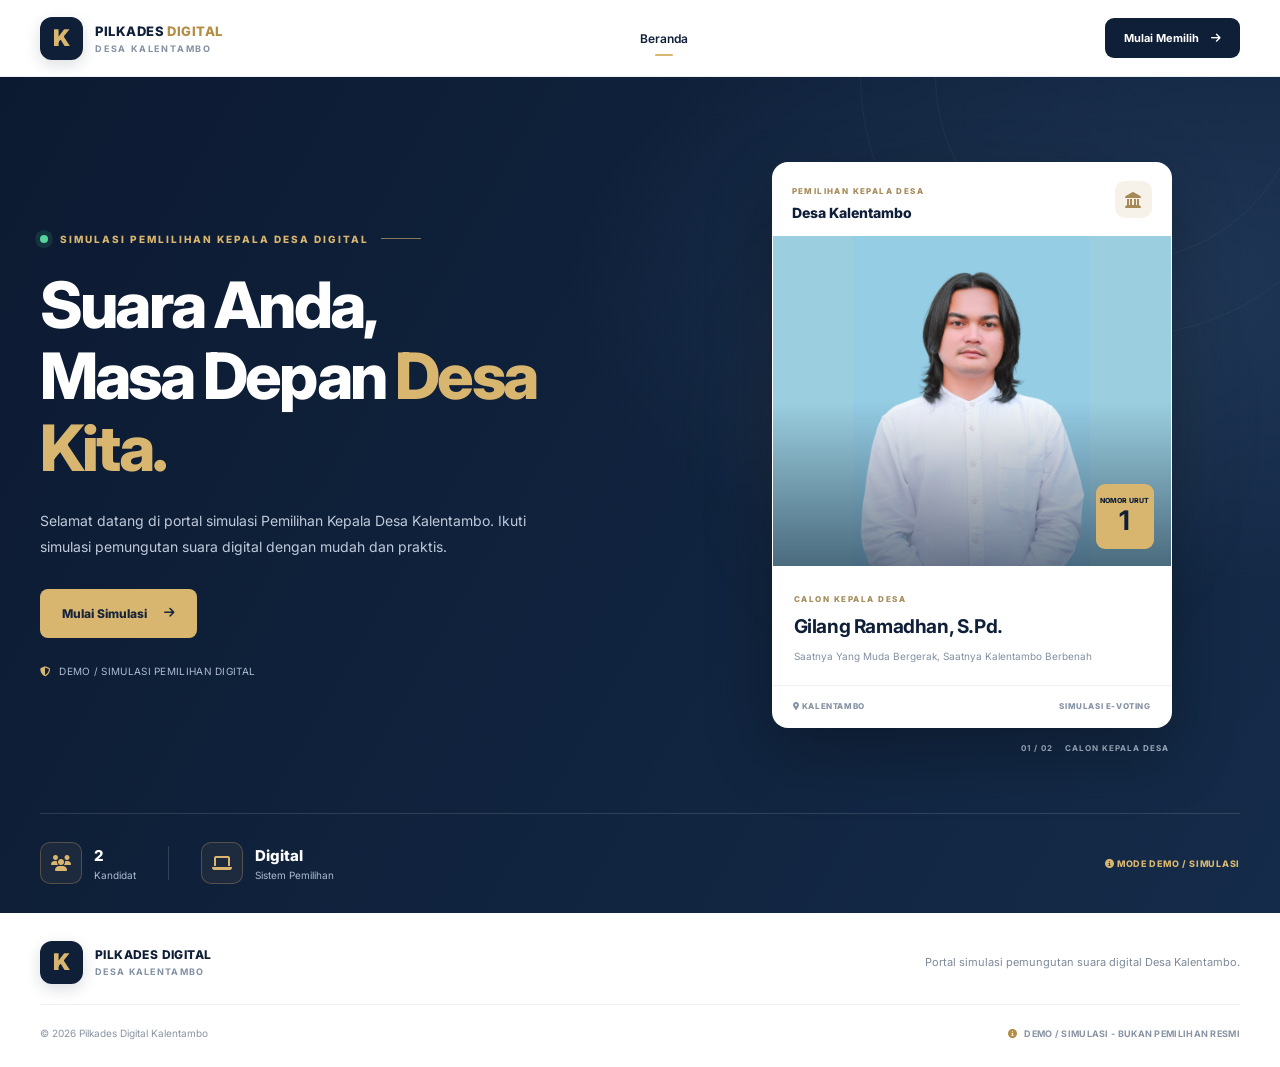
<file: index.html>
<!DOCTYPE html>
<html lang="id">

<head>
    <meta charset="UTF-8">
    <meta name="viewport" content="width=device-width, initial-scale=1.0">

    <meta name="description" content="Portal Simulasi Pilkades Digital Desa Kalentambo.">
    <meta name="theme-color" content="#0b1830">

    <title>Pilkades Digital | Desa Kalentambo</title>

    <link rel="stylesheet" href="css/style.css">

    <link rel="preconnect" href="https://fonts.googleapis.com">
    <link rel="preconnect" href="https://fonts.gstatic.com" crossorigin>

    <link href="https://fonts.googleapis.com/css2?family=Inter:wght@400;500;600;700;800;900&display=swap" rel="stylesheet">

    <link href="https://cdnjs.cloudflare.com/ajax/libs/font-awesome/6.5.2/css/all.min.css" rel="stylesheet">
</head>

<body class="home-page">

    <!-- NAVBAR -->
    <header class="home-navbar">
        <div class="home-nav-container">

            <a href="index.html" class="home-brand">
                <div class="home-brand-logo">K</div>

                <div class="home-brand-text">
                    <strong>PILKADES<span>DIGITAL</span></strong>
                    <small>DESA KALENTAMBO</small>
                </div>
            </a>

            <nav class="home-nav-menu">
                <a href="index.html" class="active">Beranda</a>
            </nav>

            <a href="voting.html" class="home-nav-button">
                Mulai Memilih
                <i class="fa-solid fa-arrow-right"></i>
            </a>

        </div>
    </header>


    <!-- HERO -->
    <main>

        <section class="home-hero" id="beranda">

            <div class="home-hero-decoration home-decoration-one"></div>
            <div class="home-hero-decoration home-decoration-two"></div>

            <div class="home-hero-container">

                <!-- HERO CONTENT -->
                <div class="home-hero-content">

                    <div class="home-eyebrow">
                        <span class="home-live-dot"></span>
                        <span>SIMULASI PEMLILIHAN KEPALA DESA DIGITAL</span>
                        <span class="home-eyebrow-line"></span>
                    </div>

                    <h1>
                        Suara Anda,<br>
                        Masa Depan <span>Desa Kita.</span>
                    </h1>

                    <p class="home-hero-description">
                        Selamat datang di portal simulasi Pemilihan Kepala Desa
                        Kalentambo. Ikuti simulasi pemungutan suara digital
                        dengan mudah dan praktis.
                    </p>

                    <div class="home-hero-actions">
                        <a href="voting.html" class="home-primary-button">
                            Mulai Simulasi
                            <i class="fa-solid fa-arrow-right"></i>
                        </a>
                    </div>

                    <div class="home-trust-note">
                        <i class="fa-solid fa-shield-halved"></i>
                        <span>DEMO / SIMULASI PEMILIHAN DIGITAL</span>
                    </div>

                </div>


                <!-- CANDIDATE VISUAL -->
                <div class="home-hero-visual">

                    <div class="home-visual-glow"></div>

                    <div class="home-candidate-card">

                        <div class="home-card-top">
                            <div>
                                <span class="home-card-overline">
                                    PEMILIHAN KEPALA DESA
                                </span>

                                <h3>Desa Kalentambo</h3>
                            </div>

                            <div class="home-card-symbol">
                                <i class="fa-solid fa-landmark"></i>
                            </div>
                        </div>

                        <div class="home-candidate-image">

                            <img
                                src="assets/calon-gilang.jpg"
                                alt="Gilang Ramadhan, S.Pd."
                            >

                            <div class="home-image-overlay"></div>

                            <div class="home-candidate-number">
                                <span>NOMOR URUT</span>
                                <strong>1</strong>
                            </div>

                        </div>

                        <div class="home-candidate-information">

                            <span class="home-candidate-label">
                                CALON KEPALA DESA
                            </span>

                            <h2>Gilang Ramadhan, S.Pd.</h2>

                            <p>
                                Saatnya Yang Muda Bergerak, Saatnya Kalentambo Berbenah
                            </p>

                        </div>

                        <div class="home-card-bottom">
                            <span>
                                <i class="fa-solid fa-location-dot"></i>
                                KALENTAMBO
                            </span>

                            <span>SIMULASI E-VOTING</span>
                        </div>

                    </div>


                    <!-- FLOATING CARD -->
                    <div class="home-floating-info">

                        <div class="home-floating-icon">
                            <i class="fa-solid fa-check"></i>
                        </div>

                        <div>
                            <strong>Demokrasi Digital</strong>
                            <span>Mudah dan praktis</span>
                        </div>

                    </div>

                    <div class="home-visual-caption">
                        <span>01 / 02</span>
                        <span>CALON KEPALA DESA</span>
                    </div>

                </div>

            </div>


            <!-- INFORMASI SINGKAT -->
            <div class="home-stats-container">

                <div class="home-stat-item">

                    <div class="home-stat-icon">
                        <i class="fa-solid fa-users"></i>
                    </div>

                    <div>
                        <strong>2</strong>
                        <span>Kandidat</span>
                    </div>

                </div>

                <div class="home-stat-divider"></div>

                <div class="home-stat-item">

                    <div class="home-stat-icon">
                        <i class="fa-solid fa-laptop"></i>
                    </div>

                    <div>
                        <strong>Digital</strong>
                        <span>Sistem Pemilihan</span>
                    </div>

                </div>

                <div class="home-stat-note">
                    <i class="fa-solid fa-circle-info"></i>
                    MODE DEMO / SIMULASI
                </div>

            </div>

        </section>

    </main>


    <!-- FOOTER -->
    <footer class="home-footer">

        <div class="home-footer-container">

            <div class="home-footer-brand">

                <div class="home-brand-logo">K</div>

                <div>
                    <strong>PILKADES DIGITAL</strong>
                    <span>DESA KALENTAMBO</span>
                </div>

            </div>

            <p>
                Portal simulasi pemungutan suara digital
                Desa Kalentambo.
            </p>

            <div class="home-footer-bottom">

                <span>© 2026 Pilkades Digital Kalentambo</span>

                <span>
                    <i class="fa-solid fa-circle-info"></i>
                    DEMO / SIMULASI - BUKAN PEMILIHAN RESMI
                </span>

            </div>

        </div>

    </footer>

</body>
</html>
</file>
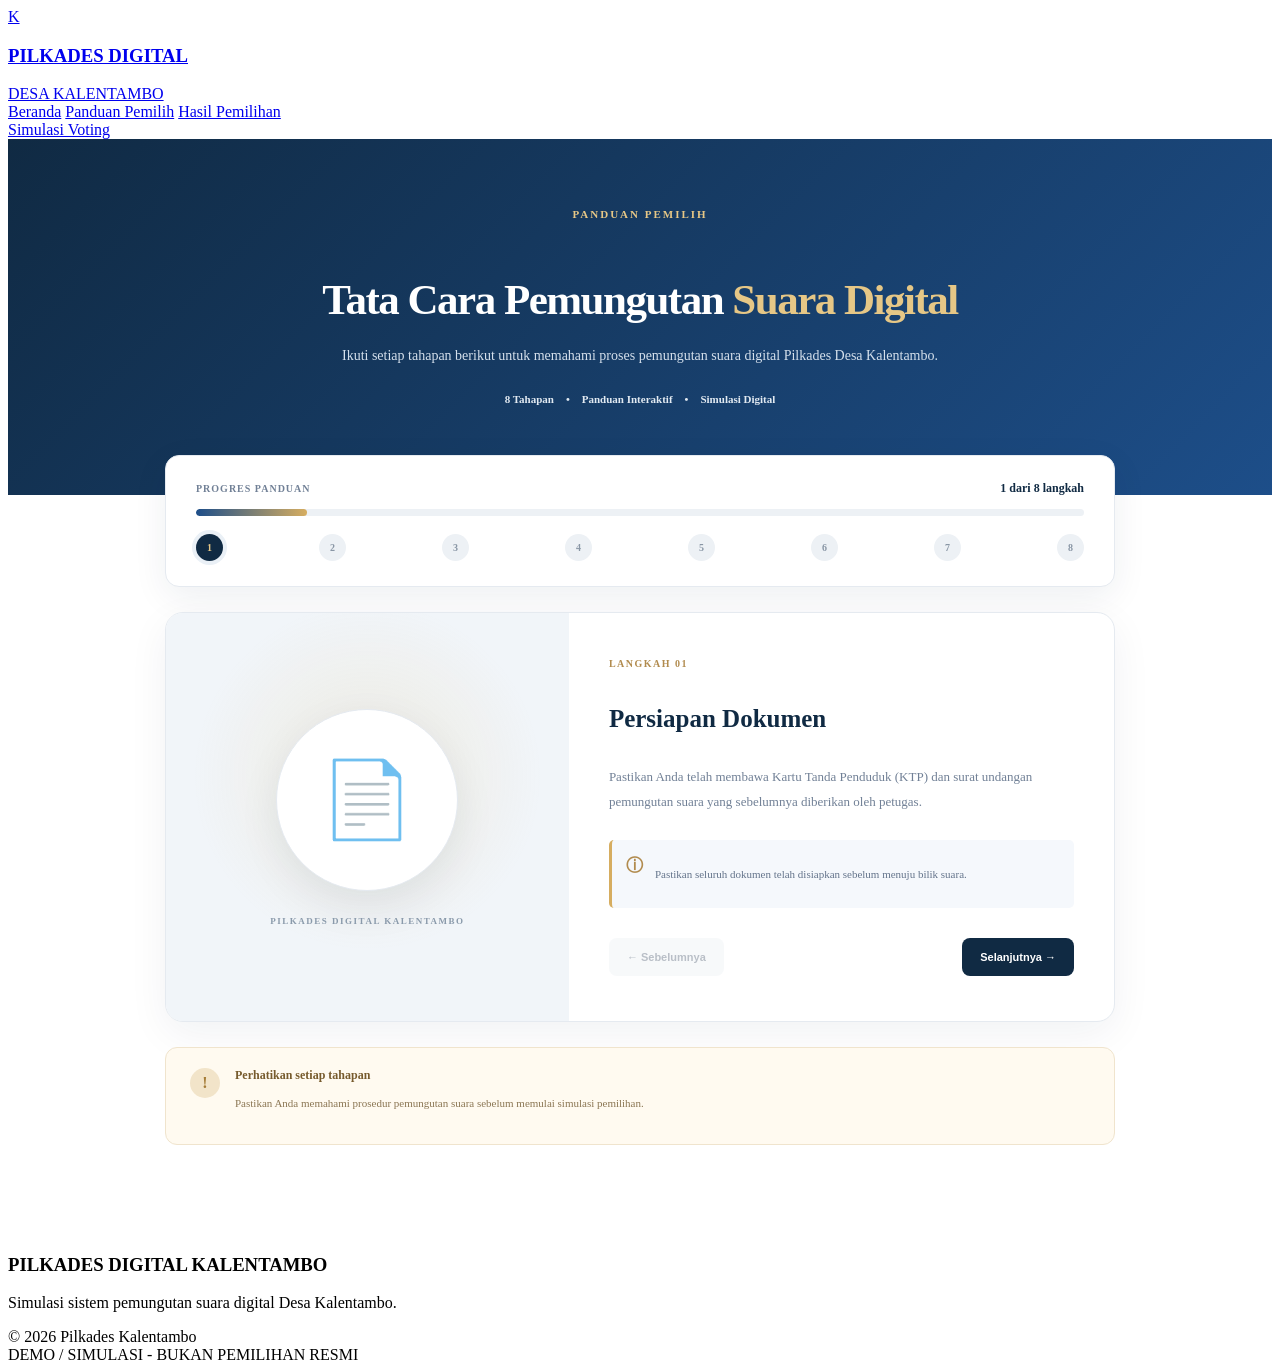
<file: panduan.html>
<!DOCTYPE html>
<html lang="id">
<head>
    <meta charset="UTF-8">
    <meta name="viewport" content="width=device-width, initial-scale=1.0">

    <title>Panduan Pemilih - Pilkades Kalentambo</title>

    <link rel="stylesheet" href="css/style.css">
    <link rel="stylesheet" href="css/panduan.css">

    <link rel="preconnect" href="https://fonts.googleapis.com">
    <link rel="preconnect" href="https://fonts.gstatic.com" crossorigin>

    <link href="https://fonts.googleapis.com/css2?family=Inter:wght@400;500;600;700;800&display=swap" rel="stylesheet">
</head>

<body>

    <!-- NAVBAR -->
    <header class="navbar">
        <div class="nav-container">

            <a href="index.html" class="brand">
                <div class="brand-logo">K</div>

                <div class="brand-text">
                    <h3>PILKADES DIGITAL</h3>
                    <span>DESA KALENTAMBO</span>
                </div>
            </a>

            <nav class="nav-menu">
                <a href="index.html">Beranda</a>
                <a href="panduan.html" class="active">Panduan Pemilih</a>
                <a href="hasil.html">Hasil Pemilihan</a>
            </nav>

            <a href="voting.html" class="nav-button">
                Simulasi Voting
            </a>

        </div>
    </header>


    <!-- PAGE HEADER -->
    <section class="guide-header">

        <div class="guide-header-content">

            <span class="guide-label">
                PANDUAN PEMILIH
            </span>

            <h1>
                Tata Cara Pemungutan
                <span>Suara Digital</span>
            </h1>

            <p>
                Ikuti setiap tahapan berikut untuk memahami
                proses pemungutan suara digital Pilkades
                Desa Kalentambo.
            </p>

            <div class="guide-meta">
                <span>8 Tahapan</span>
                <span>•</span>
                <span>Panduan Interaktif</span>
                <span>•</span>
                <span>Simulasi Digital</span>
            </div>

        </div>

    </section>


    <!-- MAIN GUIDE -->
    <main class="guide-main">

        <div class="guide-container">

            <!-- PROGRESS -->
            <div class="progress-wrapper">

                <div class="progress-top">
                    <span>PROGRES PANDUAN</span>

                    <strong id="progressText">
                        1 dari 8 langkah
                    </strong>
                </div>

                <div class="progress-track">
                    <div class="progress-fill" id="progressFill"></div>
                </div>

                <div class="step-indicators" id="stepIndicators">
                    <span class="step-dot active">1</span>
                    <span class="step-dot">2</span>
                    <span class="step-dot">3</span>
                    <span class="step-dot">4</span>
                    <span class="step-dot">5</span>
                    <span class="step-dot">6</span>
                    <span class="step-dot">7</span>
                    <span class="step-dot">8</span>
                </div>

            </div>


            <!-- GUIDE CARD -->
            <section class="guide-card">

                <div class="guide-illustration">

                    <div class="illustration-circle">
                        <span id="stepIcon">📄</span>
                    </div>

                    <div class="illustration-caption">
                        PILKADES DIGITAL KALENTAMBO
                    </div>

                </div>


                <div class="guide-content">

                    <div class="step-number" id="stepNumber">
                        LANGKAH 01
                    </div>

                    <h2 id="stepTitle">
                        Persiapan Dokumen
                    </h2>

                    <p id="stepDescription">
                        Pastikan Anda telah membawa Kartu Tanda
                        Penduduk (KTP) dan surat undangan
                        pemungutan suara yang sebelumnya
                        diberikan oleh petugas.
                    </p>

                    <div class="guide-note" id="stepNote">
                        <span>ⓘ</span>

                        <p>
                            Pastikan seluruh dokumen telah
                            disiapkan sebelum menuju bilik suara.
                        </p>
                    </div>


                    <!-- NAVIGATION BUTTONS -->
                    <div class="guide-navigation">

                        <button
                            type="button"
                            id="prevButton"
                            class="guide-btn btn-prev"
                            disabled
                        >
                            ← Sebelumnya
                        </button>

                        <button
                            type="button"
                            id="nextButton"
                            class="guide-btn btn-next"
                        >
                            Selanjutnya →
                        </button>

                    </div>

                </div>

            </section>


            <!-- BOTTOM INFORMATION -->
            <div class="guide-footer-info">

                <div class="guide-info-icon">
                    !
                </div>

                <div>
                    <strong>Perhatikan setiap tahapan</strong>

                    <p>
                        Pastikan Anda memahami prosedur
                        pemungutan suara sebelum memulai
                        simulasi pemilihan.
                    </p>
                </div>

            </div>

        </div>

    </main>


    <!-- FOOTER -->
    <footer class="footer">

        <div class="footer-container">

            <div>
                <h3>PILKADES DIGITAL KALENTAMBO</h3>

                <p>
                    Simulasi sistem pemungutan suara
                    digital Desa Kalentambo.
                </p>
            </div>

            <div class="footer-right">
                © 2026 Pilkades Kalentambo
                <br>
                <span>DEMO / SIMULASI - BUKAN PEMILIHAN RESMI</span>
            </div>

        </div>

    </footer>


    <script src="js/panduan.js"></script>

</body>
</html>
</file>
<file: css/style.css>
/* =====================================================
   PILKADES DIGITAL KALENTAMBO
   MODERN MINIMALIST HOMEPAGE
===================================================== */

.home-page {
    --navy: #101f38;
    --navy-light: #1b3151;
    --gold: #d9b66f;
    --white: #ffffff;
    --muted: #a9b5c6;
    --text: #18263b;

    margin: 0;
    padding: 0;
    width: 100%;
    min-height: 100vh;
    overflow-x: hidden;
    font-family: 'Inter', sans-serif;
    color: var(--text);
    background: var(--white);
}

.home-page *,
.home-page *::before,
.home-page *::after {
    box-sizing: border-box;
}

.home-page a {
    color: inherit;
    text-decoration: none;
}

.home-page button {
    font-family: inherit;
}

/* ================= NAVBAR ================= */

.home-navbar {
    position: sticky;
    top: 0;
    z-index: 100;
    background: rgba(255,255,255,.94);
    backdrop-filter: blur(16px);
    border-bottom: 1px solid #edf0f4;
}

.home-nav-container {
    width: min(1200px, calc(100% - 64px));
    min-height: 76px;
    margin: auto;
    display: flex;
    align-items: center;
    justify-content: space-between;
    gap: 25px;
}

.home-brand {
    display: flex;
    align-items: center;
    gap: 12px;
}

.home-brand-logo {
    width: 43px;
    height: 43px;
    display: grid;
    place-items: center;
    border-radius: 12px;
    background: var(--navy);
    color: var(--gold);
    font-size: 23px;
    font-weight: 900;
    box-shadow: 0 5px 15px rgba(16,31,56,.15);
}

.home-brand-text {
    display: flex;
    flex-direction: column;
    gap: 4px;
}

.home-brand-text strong {
    color: var(--navy);
    font-size: 13px;
    font-weight: 800;
    letter-spacing: .5px;
}

.home-brand-text strong span {
    color: #b58c43;
    margin-left: 3px;
}

.home-brand-text small {
    color: #8290a3;
    font-size: 9px;
    font-weight: 700;
    letter-spacing: 1.8px;
}

.home-nav-menu {
    display: flex;
    align-items: center;
    gap: 30px;
}

.home-nav-menu a {
    position: relative;
    color: #68758a;
    font-size: 12px;
    font-weight: 600;
    transition: .2s;
}

.home-nav-menu a:hover,
.home-nav-menu a.active {
    color: var(--navy);
}

.home-nav-menu a.active::after {
    content: "";
    position: absolute;
    left: 50%;
    bottom: -10px;
    width: 18px;
    height: 2px;
    transform: translateX(-50%);
    border-radius: 5px;
    background: var(--gold);
}

.home-nav-button {
    display: inline-flex;
    align-items: center;
    justify-content: center;
    gap: 12px;
    padding: 13px 19px;
    border-radius: 9px;
    background: var(--navy);
    color: white !important;
    font-size: 11px;
    font-weight: 700;
    transition: .25s;
}

.home-nav-button:hover {
    background: #294365;
    transform: translateY(-2px);
}

/* ================= HERO ================= */

.home-hero {
    position: relative;
    isolation: isolate;
    overflow: hidden;
    padding: 75px 0 0;
    color: white;
    background:
        radial-gradient(ellipse at 88% 25%, rgba(74,105,143,.25), transparent 35%),
        linear-gradient(120deg, #0c1a31, #142b49);
}

.home-hero-container {
    position: relative;
    z-index: 2;
    width: min(1200px, calc(100% - 64px));
    min-height: 470px;
    margin: auto;
    padding-bottom: 55px;
    display: grid;
    grid-template-columns: 1.05fr .95fr;
    align-items: center;
    gap: 70px;
}

.home-hero-decoration {
    position: absolute;
    z-index: -1;
    border: 1px solid rgba(255,255,255,.045);
    border-radius: 50%;
    pointer-events: none;
}

.home-decoration-one {
    width: 520px;
    height: 520px;
    top: -260px;
    right: -100px;
}

.home-decoration-two {
    width: 370px;
    height: 370px;
    top: -185px;
    right: -25px;
}

.home-hero-content {
    max-width: 590px;
}

.home-eyebrow {
    display: flex;
    align-items: center;
    gap: 12px;
    margin-bottom: 24px;
    color: var(--gold);
    font-size: 10px;
    font-weight: 800;
    letter-spacing: 2px;
}

.home-live-dot {
    width: 8px;
    height: 8px;
    flex-shrink: 0;
    border-radius: 50%;
    background: #56d49b;
    box-shadow: 0 0 0 5px rgba(86,212,155,.12);
}

.home-eyebrow-line {
    width: 40px;
    height: 1px;
    background: var(--gold);
    opacity: .6;
}

.home-hero-content h1 {
    margin: 0;
    color: white;
    font-size: clamp(42px, 5vw, 66px);
    line-height: 1.12;
    letter-spacing: -2.8px;
    font-weight: 800;
}

.home-hero-content h1 span {
    color: var(--gold);
}

.home-hero-description {
    max-width: 490px;
    margin: 24px 0 28px;
    color: #c0cada;
    font-size: 14px;
    line-height: 1.9;
}

.home-hero-actions {
    display: flex;
    align-items: center;
    gap: 12px;
}

.home-primary-button {
    min-height: 49px;
    padding: 0 22px;
    display: inline-flex;
    align-items: center;
    justify-content: center;
    gap: 17px;
    border-radius: 8px;
    background: var(--gold);
    color: #17243a !important;
    font-size: 12px;
    font-weight: 800;
    transition: .25s;
}

.home-primary-button:hover {
    background: #edce91;
    transform: translateY(-3px);
    box-shadow: 0 10px 25px rgba(217,182,111,.18);
}

.home-trust-note {
    display: flex;
    align-items: center;
    gap: 9px;
    margin-top: 27px;
    color: #aebbd0;
    font-size: 10px;
    letter-spacing: .3px;
}

.home-trust-note i {
    color: var(--gold);
}

/* ================= CANDIDATE VISUAL ================= */

.home-hero-visual {
    position: relative;
    width: 100%;
    max-width: 430px;
    justify-self: center;
    padding: 10px 15px 42px;
}

.home-visual-glow {
    position: absolute;
    width: 290px;
    height: 290px;
    top: 45%;
    left: 50%;
    transform: translate(-50%,-50%);
    border-radius: 50%;
    background: rgba(217,182,111,.16);
    filter: blur(75px);
}

.home-candidate-card {
    position: relative;
    z-index: 2;
    overflow: hidden;
    border: 1px solid rgba(255,255,255,.5);
    border-radius: 16px;
    background: white;
    color: var(--text);
    box-shadow: 0 25px 65px rgba(0,0,0,.28);
    transition: .3s;
}

.home-candidate-card:hover {
    transform: translateY(-5px);
}

.home-card-top {
    min-height: 72px;
    padding: 15px 19px;
    display: flex;
    align-items: center;
    justify-content: space-between;
}

.home-card-overline {
    color: #a58a58;
    font-size: 8px;
    font-weight: 800;
    letter-spacing: 1.4px;
}

.home-card-top h3 {
    margin: 6px 0 0;
    color: var(--navy);
    font-size: 14px;
    font-weight: 800;
}

.home-card-symbol {
    width: 37px;
    height: 37px;
    display: grid;
    place-items: center;
    border-radius: 10px;
    background: #f6f2e9;
    color: #a58a58;
}

.home-candidate-image {
    position: relative;
    height: 280px;
    overflow: hidden;
    background: #dce5ed;
}

.home-candidate-image img {
    display: block;
    width: 100%;
    height: 100%;
    object-fit: cover;
    object-position: center 25%;
}

.home-image-overlay {
    position: absolute;
    inset: 50% 0 0;
    background: linear-gradient(transparent, rgba(9,24,45,.55));
}

.home-candidate-number {
    position: absolute;
    right: 17px;
    bottom: 17px;
    width: 58px;
    height: 65px;
    display: flex;
    flex-direction: column;
    align-items: center;
    justify-content: center;
    border-radius: 9px;
    background: var(--gold);
    color: var(--navy);
}

.home-candidate-number span {
    font-size: 7px;
    font-weight: 800;
}

.home-candidate-number strong {
    font-size: 27px;
    line-height: 1.15;
}

.home-candidate-information {
    padding: 20px 21px;
}

.home-candidate-label {
    color: #a58a58;
    font-size: 8px;
    font-weight: 800;
    letter-spacing: 1.5px;
}

.home-candidate-information h2 {
    margin: 8px 0;
    color: var(--navy);
    font-size: 19px;
    line-height: 1.35;
    letter-spacing: -.4px;
}

.home-candidate-information p {
    margin: 0;
    color: #8290a2;
    font-size: 10px;
    line-height: 1.7;
}

.home-card-bottom {
    min-height: 42px;
    padding: 0 20px;
    display: flex;
    align-items: center;
    justify-content: space-between;
    gap: 10px;
    border-top: 1px solid #edf0f4;
    color: #8793a4;
    font-size: 8px;
    font-weight: 800;
    letter-spacing: .6px;
}

.home-floating-info {
    position: absolute;
    z-index: 4;
    left: -8px;
    bottom: 25px;
    padding: 12px 16px;
    display: flex;
    align-items: center;
    gap: 10px;
    border: 1px solid #edf0f4;
    border-radius: 12px;
    background: white;
    color: var(--navy);
    box-shadow: 0 12px 30px rgba(0,0,0,.16);
}

.home-floating-icon {
    width: 34px;
    height: 34px;
    display: grid;
    place-items: center;
    border-radius: 50%;
    background: #e7f6ed;
    color: #23965b;
}

.home-floating-info strong,
.home-floating-info span {
    display: block;
}

.home-floating-info strong {
    font-size: 10px;
}

.home-floating-info span {
    margin-top: 4px;
    color: #8995a5;
    font-size: 9px;
}

.home-visual-caption {
    position: absolute;
    right: 18px;
    bottom: 3px;
    display: flex;
    gap: 12px;
    color: #aebdd0;
    font-size: 8px;
    font-weight: 700;
    letter-spacing: 1px;
}

/* ================= STATS ================= */

.home-stats-container {
    position: relative;
    z-index: 3;
    width: min(1200px, calc(100% - 64px));
    min-height: 100px;
    margin: auto;
    padding: 19px 0;
    display: flex;
    align-items: center;
    gap: 32px;
    border-top: 1px solid rgba(255,255,255,.13);
}

.home-stat-item {
    display: flex;
    align-items: center;
    gap: 12px;
}

.home-stat-icon {
    width: 42px;
    height: 42px;
    display: grid;
    place-items: center;
    border: 1px solid rgba(217,182,111,.28);
    border-radius: 10px;
    background: rgba(217,182,111,.07);
    color: var(--gold);
}

.home-stat-item strong,
.home-stat-item span {
    display: block;
}

.home-stat-item strong {
    color: white;
    font-size: 15px;
    font-weight: 800;
}

.home-stat-item span {
    margin-top: 4px;
    color: #aebbd0;
    font-size: 10px;
}

.home-stat-divider {
    width: 1px;
    height: 34px;
    background: rgba(255,255,255,.15);
}

.home-stat-note {
    margin-left: auto;
    color: var(--gold);
    font-size: 9px;
    font-weight: 800;
    letter-spacing: .7px;
}

/* ================= FOOTER ================= */

.home-footer {
    padding: 28px 0 20px;
    background: #ffffff;
    color: var(--text);
}

.home-footer-container {
    width: min(1200px, calc(100% - 64px));
    margin: auto;
    display: grid;
    grid-template-columns: auto 1fr;
    align-items: center;
    column-gap: 35px;
    row-gap: 20px;
}

.home-footer-brand {
    display: flex;
    align-items: center;
    gap: 12px;
}

.home-footer-brand > div:last-child {
    display: flex;
    flex-direction: column;
    gap: 4px;
}

.home-footer-brand strong {
    color: var(--navy);
    font-size: 12px;
    font-weight: 800;
    letter-spacing: .4px;
}

.home-footer-brand span {
    color: #8290a3;
    font-size: 9px;
    font-weight: 700;
    letter-spacing: 1.3px;
}

.home-footer-container > p {
    justify-self: end;
    margin: 0;
    color: #7d8999;
    font-size: 11px;
}

.home-footer-bottom {
    grid-column: 1 / -1;
    min-height: 43px;
    padding-top: 15px;
    display: flex;
    align-items: center;
    justify-content: space-between;
    gap: 15px;
    border-top: 1px solid #edf0f3;
    color: #8994a3;
    font-size: 10px;
}

.home-footer-bottom span:last-child {
    display: flex;
    align-items: center;
    gap: 7px;
    font-size: 9px;
    font-weight: 700;
    letter-spacing: .3px;
}

.home-footer-bottom i {
    color: #b58c43;
}

/* ================= TABLET ================= */

@media (max-width: 900px) {

    .home-hero-container {
        grid-template-columns: 1fr 1fr;
        gap: 30px;
    }

    .home-hero-content h1 {
        font-size: clamp(38px, 5.5vw, 54px);
    }

    .home-hero-visual {
        max-width: 390px;
    }

    .home-candidate-image {
        height: 245px;
    }

    .home-floating-info {
        left: -5px;
    }
}

/* ================= MOBILE ================= */

@media (max-width: 680px) {

    .home-nav-container {
        width: calc(100% - 36px);
        min-height: 68px;
        gap: 10px;
    }

    .home-brand {
        gap: 9px;
    }

    .home-brand-logo {
        width: 38px;
        height: 38px;
        font-size: 20px;
    }

    .home-brand-text strong {
        font-size: 10px;
    }

    .home-brand-text small {
        font-size: 7px;
        letter-spacing: 1.3px;
    }

    .home-nav-menu {
        display: none;
    }

    .home-nav-button {
        padding: 11px 13px;
        font-size: 10px;
        gap: 7px;
    }

    .home-hero {
        padding-top: 55px;
    }

    .home-hero-container {
        width: calc(100% - 40px);
        min-height: auto;
        padding-bottom: 35px;
        grid-template-columns: 1fr;
        gap: 40px;
    }

    .home-hero-content {
        text-align: left;
    }

    .home-eyebrow {
        margin-bottom: 20px;
        font-size: 9px;
        letter-spacing: 1.5px;
    }

    .home-hero-content h1 {
        font-size: clamp(38px, 10vw, 51px);
        line-height: 1.12;
        letter-spacing: -1.8px;
    }

    .home-hero-description {
        margin: 18px 0 23px;
        font-size: 12px;
        line-height: 1.8;
    }

    .home-primary-button {
        min-height: 47px;
        padding: 0 18px;
        font-size: 11px;
    }

    .home-trust-note {
        margin-top: 20px;
        font-size: 9px;
    }

    .home-hero-visual {
        width: min(100%, 380px);
        padding: 0 12px 43px;
    }

    .home-candidate-image {
        height: 250px;
    }

    .home-candidate-information h2 {
        font-size: 17px;
    }

    .home-floating-info {
        left: 0;
        bottom: 25px;
        padding: 10px 12px;
    }

    .home-visual-caption {
        right: 12px;
        bottom: 5px;
        font-size: 7px;
    }

    .home-stats-container {
        width: calc(100% - 40px);
        min-height: auto;
        padding: 20px 0;
        flex-wrap: wrap;
        gap: 18px;
    }

    .home-stat-item {
        flex: 1 1 35%;
        gap: 9px;
    }

    .home-stat-icon {
        width: 36px;
        height: 36px;
        font-size: 12px;
    }

    .home-stat-item strong {
        font-size: 13px;
    }

    .home-stat-item span {
        font-size: 9px;
    }

    .home-stat-divider {
        display: none;
    }

    .home-stat-note {
        width: 100%;
        margin: 4px 0 0;
        padding-top: 15px;
        border-top: 1px solid rgba(255,255,255,.13);
        font-size: 8px;
    }

    .home-footer {
        padding: 25px 0 17px;
    }

    .home-footer-container {
        width: calc(100% - 40px);
        grid-template-columns: 1fr;
        gap: 12px;
    }

    .home-footer-container > p {
        justify-self: start;
        font-size: 10px;
        line-height: 1.7;
    }

    .home-footer-bottom {
        grid-column: auto;
        align-items: flex-start;
        flex-direction: column;
        gap: 10px;
        font-size: 9px;
    }
}

/* ================= SMALL MOBILE ================= */

@media (max-width: 380px) {

    .home-brand-text strong {
        font-size: 9px;
    }

    .home-nav-button {
        padding: 10px;
        font-size: 9px;
    }

    .home-hero-content h1 {
        font-size: 36px;
    }

    .home-candidate-image {
        height: 220px;
    }

    .home-card-bottom {
        font-size: 7px;
        padding: 0 12px;
    }

    .home-floating-info {
        padding: 8px 10px;
    }
}

/* ================= ACCESSIBILITY ================= */

@media (prefers-reduced-motion: reduce) {
    .home-page *,
    .home-page *::before,
    .home-page *::after {
        scroll-behavior: auto !important;
        animation-duration: .01ms !important;
        transition-duration: .01ms !important;
    }
}


/* =========================================
   FINAL REFINEMENT - CANDIDATE CARD
========================================= */

/* Foto kandidat: framing lebih lega */
.home-candidate-image {
    height: 330px;
    overflow: hidden;
    background: #9bcfe0;
}

.home-candidate-image img {
    width: 100%;
    height: 100%;
    display: block;
    object-fit: cover;
    object-position: center 25%;
}

/* Hilangkan kartu Demokrasi Digital */
.home-floating-info {
    display: none !important;
}

/* Rapikan jarak bagian bawah kartu */
.home-hero-visual {
    padding-bottom: 30px;
}

/* Caption foto */
.home-visual-caption {
    bottom: 5px;
}

/* Tablet */
@media (max-width: 900px) {
    .home-candidate-image {
        height: 310px;
    }
}

/* Mobile */
@media (max-width: 680px) {
    .home-candidate-image {
        height: 300px;
    }

    .home-hero-visual {
        padding-bottom: 30px;
    }
}

/* HP kecil */
@media (max-width: 380px) {
    .home-candidate-image {
        height: 270px;
    }
}


/* FOTO KANDIDAT - TAMPIL UTUH TANPA CROP */

.home-candidate-image {
    height: 330px;
    background: #9bcfe0;
    display: flex;
    align-items: center;
    justify-content: center;
    overflow: hidden;
}

.home-candidate-image img {
    width: 100%;
    height: 100%;
    object-fit: contain;
    object-position: center center;
}

/* Hilangkan kartu yang mengganggu */
.home-floating-info {
    display: none !important;
}

/* Responsif */
@media (max-width: 680px) {
    .home-candidate-image {
        height: 340px;
    }
}

@media (max-width: 380px) {
    .home-candidate-image {
        height: 300px;
    }
}
</file>
<file: css/panduan.css>
/* =====================================
   PANDUAN PEMILIH DIGITAL
===================================== */

.guide-header {
    background: linear-gradient(135deg, #102a43, #1d4e89);
    padding: 65px 20px 90px;
    text-align: center;
    color: white;
}

.guide-header-content {
    max-width: 750px;
    margin: auto;
}

.guide-label {
    display: inline-block;
    color: #e6c786;
    font-size: 11px;
    font-weight: 800;
    letter-spacing: 2px;
    margin-bottom: 18px;
}

.guide-header h1 {
    font-size: clamp(30px, 5vw, 43px);
    line-height: 1.2;
    letter-spacing: -1.5px;
    margin-bottom: 17px;
}

.guide-header h1 span {
    color: #e6c786;
}

.guide-header p {
    color: #d5e0ec;
    font-size: 14px;
    line-height: 1.8;
    max-width: 620px;
    margin: auto;
}

.guide-meta {
    display: flex;
    justify-content: center;
    flex-wrap: wrap;
    gap: 12px;
    margin-top: 25px;
    color: #e2eaf2;
    font-size: 11px;
    font-weight: 600;
}


/* MAIN */

.guide-main {
    padding: 0 20px 90px;
}

.guide-container {
    max-width: 950px;
    margin: -40px auto 0;
    position: relative;
}


/* PROGRESS */

.progress-wrapper {
    background: white;
    padding: 25px 30px;
    border-radius: 14px;
    border: 1px solid #e5eaf0;
    box-shadow: 0 10px 35px rgba(16,42,67,0.07);
    margin-bottom: 25px;
}

.progress-top {
    display: flex;
    justify-content: space-between;
    align-items: center;
    margin-bottom: 13px;
}

.progress-top span {
    font-size: 10px;
    color: #718096;
    font-weight: 800;
    letter-spacing: 1px;
}

.progress-top strong {
    color: #102a43;
    font-size: 12px;
}

.progress-track {
    width: 100%;
    height: 7px;
    background: #edf1f5;
    border-radius: 20px;
    overflow: hidden;
}

.progress-fill {
    width: 12.5%;
    height: 100%;
    background: linear-gradient(90deg, #1d4e89, #d6ad60);
    border-radius: 20px;
    transition: width 0.4s ease;
}

.step-indicators {
    display: flex;
    justify-content: space-between;
    margin-top: 18px;
}

.step-dot {
    width: 27px;
    height: 27px;
    border-radius: 50%;
    background: #edf1f5;
    color: #8996a5;
    font-size: 10px;
    font-weight: 700;

    display: flex;
    align-items: center;
    justify-content: center;

    transition: 0.3s;
}

.step-dot.active {
    background: #102a43;
    color: #e6c786;
    box-shadow: 0 0 0 4px #eaf0f6;
}

.step-dot.completed {
    background: #d6ad60;
    color: #102a43;
}


/* GUIDE CARD */

.guide-card {
    background: white;
    border: 1px solid #e5eaf0;
    border-radius: 18px;
    overflow: hidden;

    display: grid;
    grid-template-columns: 0.85fr 1.15fr;

    min-height: 390px;
    box-shadow: 0 12px 40px rgba(16,42,67,0.06);
}


/* ILLUSTRATION */

.guide-illustration {
    background:
        radial-gradient(
            circle at 50% 40%,
            rgba(214,173,96,0.16),
            transparent 55%
        ),
        #f1f5f9;

    display: flex;
    flex-direction: column;
    align-items: center;
    justify-content: center;

    padding: 30px;
}

.illustration-circle {
    width: 180px;
    height: 180px;
    border-radius: 50%;

    background: white;
    border: 1px solid #e5eaf0;
    box-shadow: 0 15px 40px rgba(16,42,67,0.08);

    display: flex;
    align-items: center;
    justify-content: center;

    font-size: 75px;
    margin-bottom: 25px;

    transition: 0.3s;
}

.illustration-caption {
    font-size: 9px;
    font-weight: 800;
    letter-spacing: 1.5px;
    color: #8a9aab;
    text-align: center;
}


/* GUIDE CONTENT */

.guide-content {
    padding: 45px 40px;
    display: flex;
    flex-direction: column;
    justify-content: center;
}

.step-number {
    font-size: 10px;
    font-weight: 800;
    color: #b18b4e;
    letter-spacing: 1.5px;
    margin-bottom: 13px;
}

.guide-content h2 {
    font-size: 25px;
    line-height: 1.3;
    color: #102a43;
    margin-bottom: 17px;
}

.guide-content > p {
    color: #718096;
    font-size: 13px;
    line-height: 1.9;
    margin-bottom: 25px;
}


/* NOTE */

.guide-note {
    display: flex;
    gap: 12px;
    align-items: flex-start;

    background: #f5f8fc;
    border-left: 3px solid #d6ad60;

    padding: 14px;
    border-radius: 5px;

    margin-bottom: 30px;
}

.guide-note span {
    color: #b18b4e;
    font-weight: 800;
    font-size: 17px;
}

.guide-note p {
    color: #64748b;
    font-size: 11px;
    line-height: 1.7;
}


/* BUTTONS */

.guide-navigation {
    display: flex;
    justify-content: space-between;
    gap: 12px;
    margin-top: auto;
}

.guide-btn {
    border: none;
    padding: 13px 18px;
    border-radius: 8px;
    font-size: 11px;
    font-weight: 700;
    cursor: pointer;
    transition: 0.3s;
}

.btn-prev {
    background: #edf1f5;
    color: #526174;
}

.btn-prev:hover:not(:disabled) {
    background: #dfe6ed;
}

.btn-prev:disabled {
    opacity: 0.4;
    cursor: not-allowed;
}

.btn-next {
    background: #102a43;
    color: white;
}

.btn-next:hover {
    background: #1d4e89;
    transform: translateY(-2px);
}


/* BOTTOM INFO */

.guide-footer-info {
    margin-top: 25px;
    padding: 20px 24px;

    background: #fffaf0;
    border: 1px solid #f0e4cd;
    border-radius: 12px;

    display: flex;
    align-items: flex-start;
    gap: 15px;
}

.guide-info-icon {
    width: 30px;
    height: 30px;
    min-width: 30px;

    border-radius: 50%;
    background: #f2e4c9;
    color: #a57c37;

    display: flex;
    align-items: center;
    justify-content: center;

    font-weight: 800;
}

.guide-footer-info strong {
    display: block;
    font-size: 12px;
    color: #775b2d;
    margin-bottom: 4px;
}

.guide-footer-info p {
    font-size: 11px;
    line-height: 1.7;
    color: #8b7653;
}


/* RESPONSIVE */

@media (max-width: 700px) {

    .guide-header {
        padding: 55px 20px 80px;
    }

    .guide-header h1 {
        font-size: 31px;
    }

    .progress-wrapper {
        padding: 20px;
    }

    .guide-card {
        grid-template-columns: 1fr;
    }

    .guide-illustration {
        min-height: 220px;
        padding: 25px;
    }

    .illustration-circle {
        width: 120px;
        height: 120px;
        font-size: 55px;
        margin-bottom: 15px;
    }

    .guide-content {
        padding: 30px 24px;
    }

    .guide-content h2 {
        font-size: 22px;
    }

    .guide-navigation {
        flex-direction: row;
    }

    .guide-btn {
        padding: 13px 12px;
        flex: 1;
    }

    .step-dot {
        width: 23px;
        height: 23px;
        font-size: 9px;
    }

}
</file>
